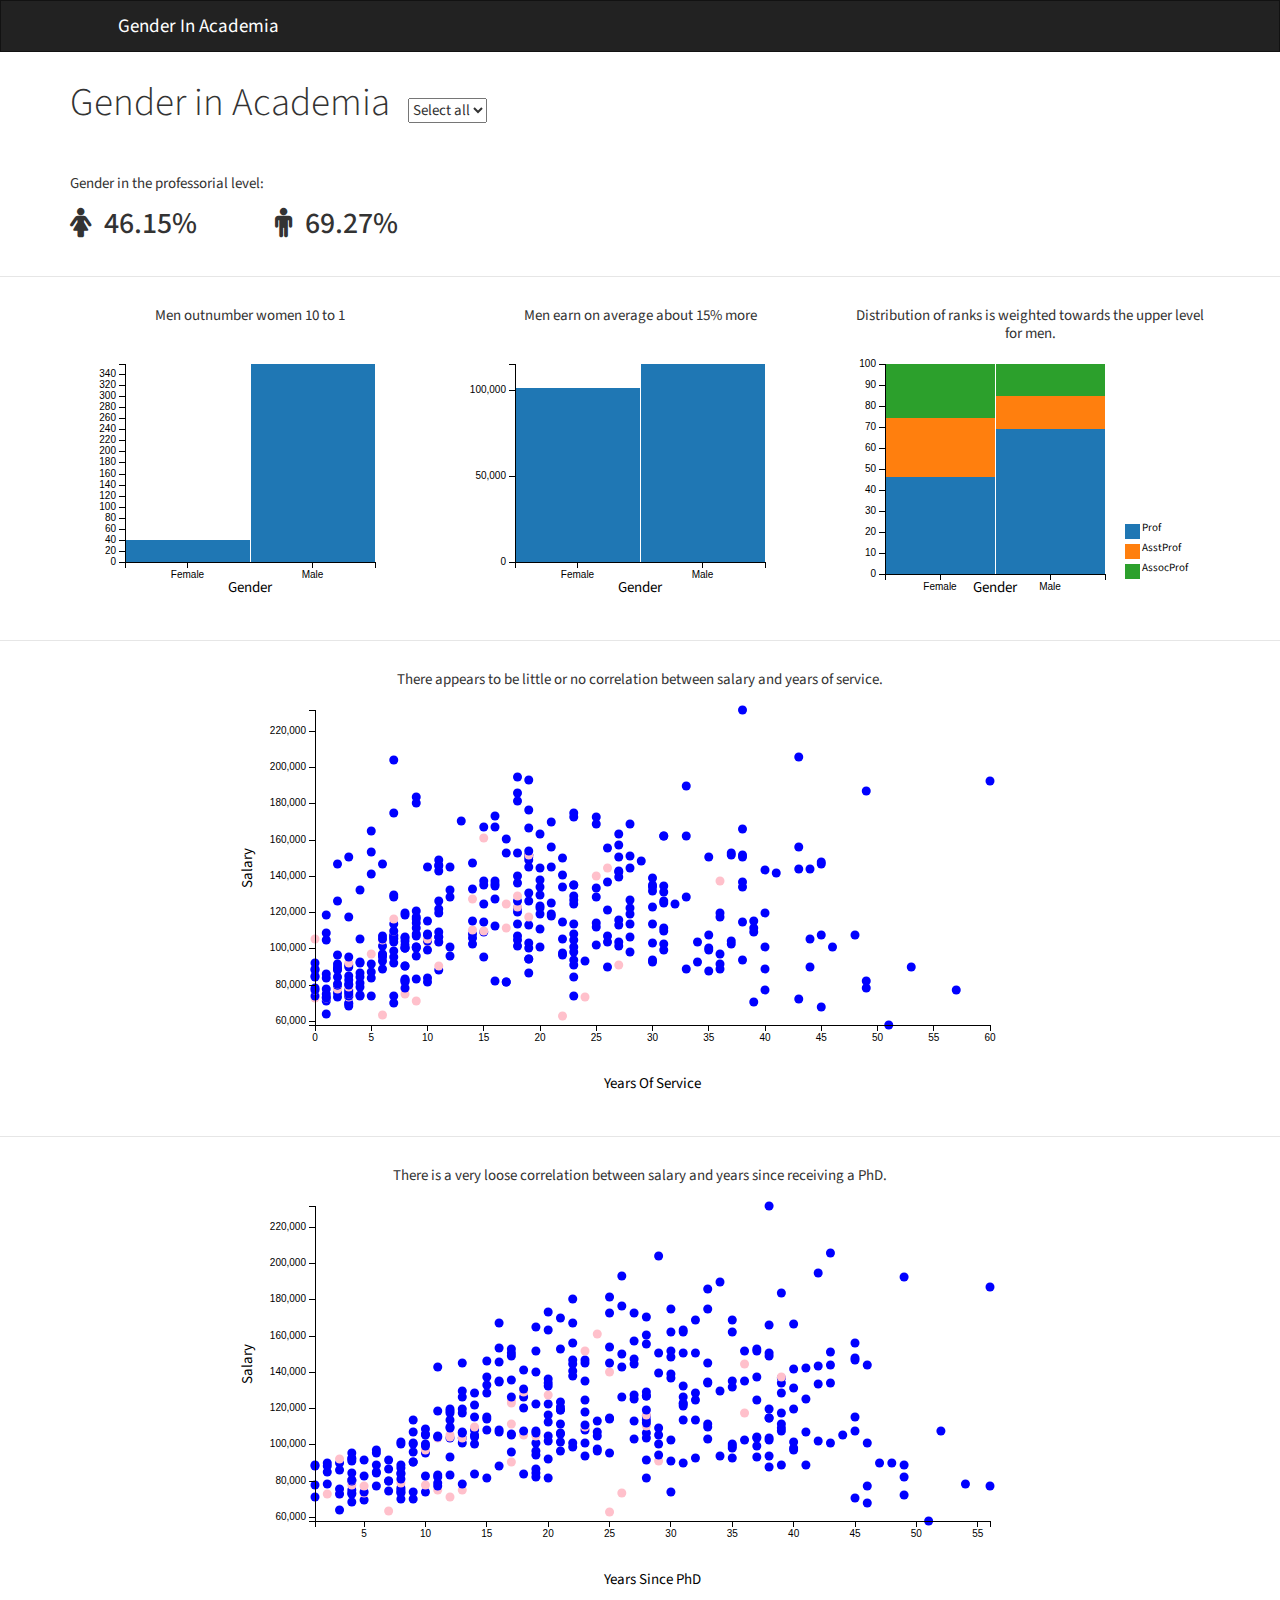
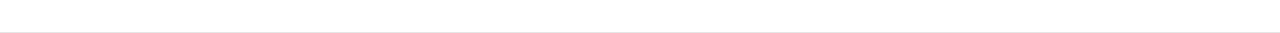
<file: index.html>
<!DOCTYPE html>
<html lang="en">
<head>
    <meta charset="UTF-8">
    <a class="navbar-brand" href=".">dashboard</a>
    <meta name="viewport" content="width=device-width, initial-scale=1.0">
    <meta http-equiv="X-UA-Compatible" content="ie=edge">
    <title>Gender In Academia</title>
    
    <link rel="stylesheet" href="static/css/bootstrap.min.css" type="text/css" />
    <link rel="stylesheet" href="static/css/dc.min.css" type="text/css" />
    <link rel="stylesheet" type="text/css" href="https://maxcdn.bootstrapcdn.com/font-awesome/4.7.0/css/font-awesome.min.css">
    <link rel="stylesheet" href="static/css/style.css" type="text/css" />
    
    
    <script type="text/javascript" src="static/js/d3.min.js"></script>
    <script type="text/javascript" src="static/js/crossfilter.min.js"></script>
    <script type="text/javascript" src="static/js/dc.min.js"></script>
    <script type="text/javascript" src="static/js/queue.min.js"></script>
    <script type="text/javascript" src="static/js/graph.js"></script>

</head>


<body>
    <nav class="navbar navbar-default">
      <div class="container-fluid">
        <div class="navbar-header">
          <a class="navbar-brand" href="#">Gender In Academia</a>
        </div>
    </div>
    </nav>

    <main>
      <section class="section">
        <div class="container">
          
          <div class="row">
            <div class="col-xs-12 col-sm-12">
              <h1 class="section-heading">Gender in Academia</h1>
              <div id="discipline-selector"></div>
            </div>
          </div>

          <div class="row">
                    <div class="col-xs-12 col-sm-12">
                        <p class="section-paragraph">Gender in the professorial level:</p>
                    </div>

            <div class="col-xs-12 col-sm-6 col-lg-6">
                <i class="fa fa-female fa-gender" aria-hidden="true"></i> <span class="number-box" id="percent-of-women-professors"></span>
                <i class="fa fa-male fa-gender" aria-hidden="true"></i> <span class="number-box" id="percent-of-men-professors"></span>
            </div>  
          </div>
        </div>
    </section>


      <section class="section">
        <div class="container">
          
          <div class="row">
            <div class="col-xs-12 col-sm-4 text-center">
              <p class="section-paragraph">Men outnumber women 10 to 1</p>
              </div>
              <div class="col-xs-12 col-sm-4 text-center">
                <p class="section-paragraph">Men earn on average about 15% more</p>
              </div>
              <div class="col-xs-12 col-sm-4 text-center">
                            <p class="section-paragraph">Distribution of ranks is weighted towards the upper level for men.</p>           
                        </div>
            </div>

            <div class="row">
              <div class="col-xs-12 col-sm-4 text-center" id="gender-balance" class="custom-chart"></div>
              <div class="col-xs-12 col-sm-4 text-center" id="average-salary" class="custom-chart"></div>
              <div class="col-xs-12 col-sm-4 text-center" id="rank-distribution" class="custom-chart"></div>
            </div>
          </div>
        </section>

        <section class="section">
          <div class="container">
            
            <div class="row">
              <div class="col-xs-12 col-sm-12 text-center">
                <p class="section-paragraph">There appears to be little or no correlation between salary and years of service.</p>
            </div>

            <div class="col-xs-12 col-sm-12 text-center" id="service-salary">
                
            </div>
          </div>
        </div>
      </section>

      <section class="section">
        <div class="container">

          <div class="row">
            <div class="col-xs-12 col-sm-12 text-center">
              <p class="section-paragraph">There is a very loose correlation between salary and years since receiving a PhD.</p>
            </div>

            <div class="col-xs-12 col-sm-12 text-center" id="phd-salary"></div>
          </div>

        </div>
      </section>
    </main>
</body>
</html>
</file>
<file: static/css/style.css>
.navbar-default {
	background-image: none;
	margin-bottom: 0;
}

.section-heading, #discipline-selector {
	display: inline-block;	
	float: none;
	margin: 0;
}

.section-heading {
	margin-bottom: 50px;
}

#discipline-selector {
	margin-left: 15px;
}

.number-box {
	margin-right: 75px;
}

.number-box, .fa.fa-gender {
    font-size: 30px;
    font-weight: 500;
}

.fa-gender {
	margin-right: 10px;
}

.custom-chart {
	margin-bottom: 40px;
}

.section {
	border-bottom: 1px solid #e6e6e6;
	padding: 30px 0;
}

.section-paragraph {
	line-height: 1.2;
}
</file>
<file: static/css/dc.min.css>
.dc-chart .box text,.dc-chart g.axis text{-webkit-touch-callout:none;-khtml-user-select:none;pointer-events:none}.dc-chart path.dc-symbol,.dc-legend g.dc-legend-item.fadeout{fill-opacity:.5;stroke-opacity:.5}div.dc-chart{float:left}.dc-chart rect.bar{stroke:none;cursor:pointer}.dc-chart rect.bar:hover{fill-opacity:.5}.dc-chart rect.deselected{stroke:none;fill:#ccc}.dc-chart .pie-slice{fill:#fff;font-size:12px;cursor:pointer}.dc-chart .pie-slice.external{fill:#000}.dc-chart .pie-slice :hover,.dc-chart .pie-slice.highlight{fill-opacity:.8}.dc-chart .pie-path{fill:none;stroke-width:2px;stroke:#000;opacity:.4}.dc-chart .selected circle,.dc-chart .selected path{stroke-width:3;stroke:#ccc;fill-opacity:1}.dc-chart .deselected circle,.dc-chart .deselected path{stroke:none;fill-opacity:.5;fill:#ccc}.dc-chart .axis line,.dc-chart .axis path{fill:none;stroke:#000;shape-rendering:crispEdges}.dc-chart .axis text{font:10px sans-serif}.dc-chart .axis .grid-line,.dc-chart .axis .grid-line line,.dc-chart .grid-line,.dc-chart .grid-line line{fill:none;stroke:#ccc;opacity:.5;shape-rendering:crispEdges}.dc-chart .brush rect.background{z-index:-999}.dc-chart .brush rect.extent{fill:#4682b4;fill-opacity:.125}.dc-chart .brush .resize path{fill:#eee;stroke:#666}.dc-chart path.line{fill:none;stroke-width:1.5px}.dc-chart path.area{fill-opacity:.3;stroke:none}.dc-chart path.highlight{stroke-width:3;fill-opacity:1;stroke-opacity:1}.dc-chart g.state{cursor:pointer}.dc-chart g.state :hover{fill-opacity:.8}.dc-chart g.state path{stroke:#fff}.dc-chart g.deselected path{fill:grey}.dc-chart g.deselected text{display:none}.dc-chart g.row rect{fill-opacity:.8;cursor:pointer}.dc-chart g.row rect:hover{fill-opacity:.6}.dc-chart g.row text{fill:#fff;font-size:12px;cursor:pointer}.dc-chart g.dc-tooltip path{fill:none;stroke:grey;stroke-opacity:.8}.dc-chart g.county path{stroke:#fff;fill:none}.dc-chart g.debug rect{fill:#00f;fill-opacity:.2}.dc-chart g.axis text{-webkit-user-select:none;-moz-user-select:none;-ms-user-select:none;user-select:none}.dc-chart .node{font-size:.7em;cursor:pointer}.dc-chart .node :hover{fill-opacity:.8}.dc-chart .bubble{stroke:none;fill-opacity:.6}.dc-chart .highlight{fill-opacity:1;stroke-opacity:1}.dc-chart .fadeout{fill-opacity:.2;stroke-opacity:.2}.dc-chart .box text{font:10px sans-serif;-webkit-user-select:none;-moz-user-select:none;-ms-user-select:none;user-select:none}.dc-chart .box circle,.dc-chart .box line{fill:#fff}.dc-chart .box circle,.dc-chart .box line,.dc-chart .box rect{stroke:#000;stroke-width:1.5px}.dc-chart .box .center{stroke-dasharray:3,3}.dc-chart .box .outlier{fill:none;stroke:#ccc}.dc-chart .symbol,.dc-chart circle.dot{stroke:none}.dc-chart .box.deselected{opacity:.5}.dc-chart .box.deselected .box{fill:#ccc}.dc-chart .heatmap .box-group.deselected rect{stroke:none;fill-opacity:.5;fill:#ccc}.dc-chart .heatmap g.axis text{pointer-events:all;cursor:pointer}.dc-chart .empty-chart .pie-slice{cursor:default}.dc-chart .empty-chart .pie-slice path{fill:#fee;cursor:default}.dc-data-count{float:right;margin-top:15px;margin-right:15px}.dc-data-count .filter-count,.dc-data-count .total-count{color:#3182bd;font-weight:700}.dc-legend{font-size:11px}.dc-legend .dc-legend-item{cursor:pointer}.dc-hard .number-display{float:none}
</file>
